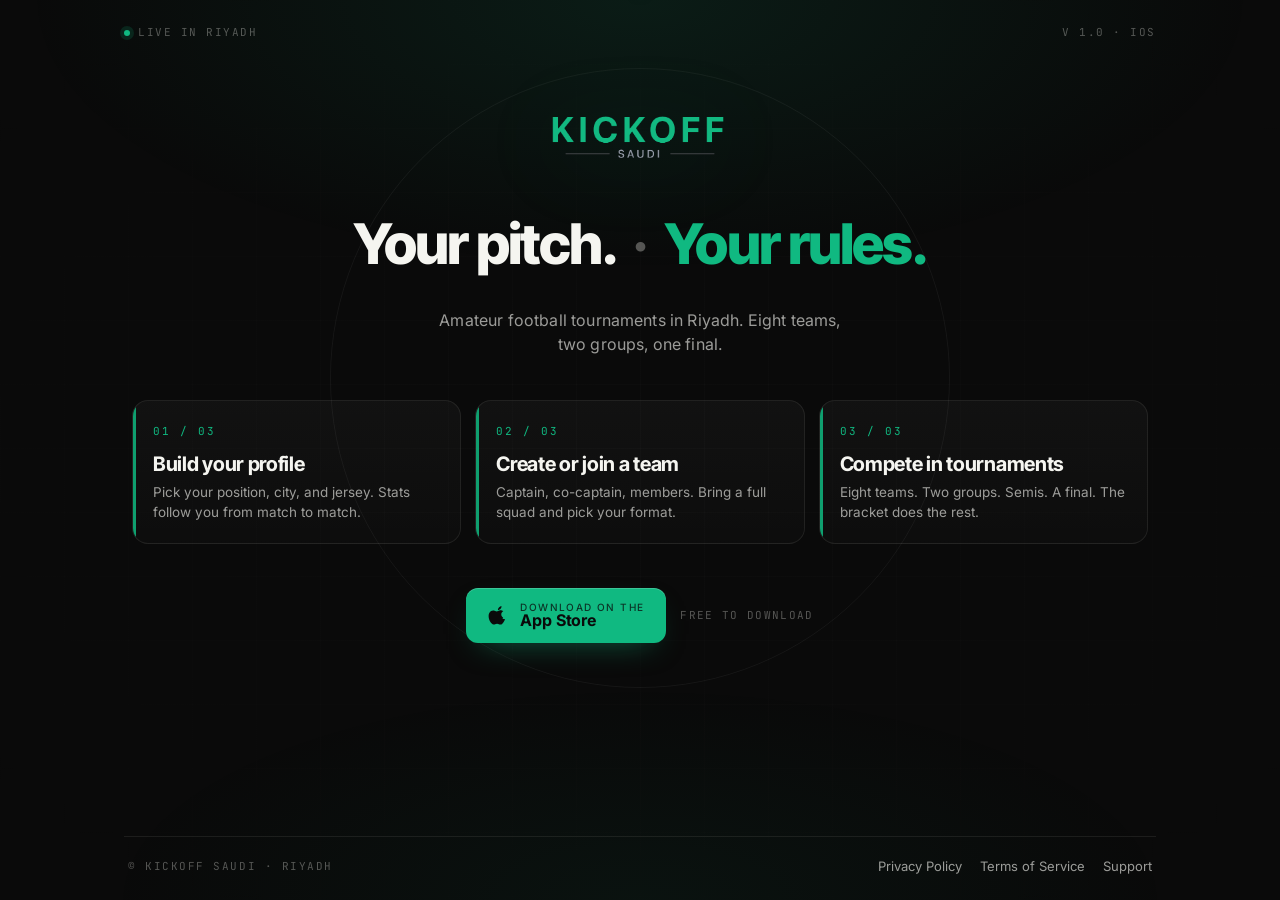
<file: index.html>
<!doctype html>
<html lang="en" dir="ltr">
<head>
  <meta charset="utf-8"/>
  <meta name="viewport" content="width=device-width,initial-scale=1"/>
  <title>Kickoff — Amateur football tournaments in Riyadh</title>
  <meta name="description" content="Kickoff: amateur football tournaments in Riyadh. Your pitch. Your rules."/>
  <meta name="robots" content="index,follow"/>
  <meta name="theme-color" content="#0a0a0a"/>
  <meta property="og:title" content="Kickoff"/>
  <meta property="og:description" content="Amateur football tournaments in Riyadh."/>
  <meta property="og:type" content="website"/>
  <meta property="og:url" content="https://kickoffsa.com/"/>

  <link rel="preconnect" href="https://fonts.googleapis.com">
  <link rel="preconnect" href="https://fonts.gstatic.com" crossorigin>
  <link href="https://fonts.googleapis.com/css2?family=Inter:wght@400;500;600;700&family=Inter+Tight:wght@600;700;800;900&family=JetBrains+Mono:wght@400;500;600&display=swap" rel="stylesheet">

  <style>
    :root{
      --bg:#0a0a0a;
      --bg-2:#0f0f0f;
      --text:#f5f5f0;
      --text-dim:rgba(245,245,240,0.62);
      --text-faint:rgba(245,245,240,0.32);
      --green:#10b981;
      --green-bright:#34d399;
      --green-dim:rgba(16,185,129,0.14);
      --border:rgba(245,245,240,0.08);
      --border-2:rgba(245,245,240,0.14);
    }
    *,*::before,*::after{box-sizing:border-box}
    html,body{margin:0;padding:0}
    body{
      background:var(--bg);
      color:var(--text);
      font-family:'Inter',-apple-system,BlinkMacSystemFont,system-ui,sans-serif;
      font-size:16px;
      line-height:1.5;
      -webkit-font-smoothing:antialiased;
      -moz-osx-font-smoothing:grayscale;
      min-height:100vh; min-height:100dvh;
      overflow-x:hidden;
    }

    /* Pitch backdrop */
    .pitch{
      position:fixed; inset:0; z-index:0; pointer-events:none;
      background:
        radial-gradient(ellipse 80vw 50vh at 50% 0%, rgba(16,185,129,0.10), transparent 60%),
        radial-gradient(ellipse 70vw 40vh at 50% 100%, rgba(16,185,129,0.05), transparent 60%);
    }
    .pitch::before{
      content:''; position:absolute; inset:0;
      background-image:
        linear-gradient(90deg, rgba(245,245,240,0.018) 1px, transparent 1px),
        linear-gradient(rgba(245,245,240,0.018) 1px, transparent 1px);
      background-size:64px 64px;
      mask-image: radial-gradient(ellipse 90% 80% at 50% 50%, black, transparent 80%);
      -webkit-mask-image: radial-gradient(ellipse 90% 80% at 50% 50%, black, transparent 80%);
    }
    /* Centre circle echo, far behind everything */
    .pitch::after{
      content:''; position:absolute; left:50%; top:42%;
      width:min(620px, 80vw); aspect-ratio:1/1; transform:translate(-50%,-50%);
      border:1px solid rgba(245,245,240,0.05);
      border-radius:50%;
    }

    .page{
      position:relative; z-index:1;
      min-height:100vh; min-height:100dvh;
      display:grid;
      grid-template-rows:auto 1fr auto;
      padding:24px;
      gap:24px;
      max-width:1080px;
      margin:0 auto;
    }

    /* Top bar: tiny location badge */
    .topbar{
      display:flex; justify-content:space-between; align-items:center;
      font-family:'JetBrains Mono', ui-monospace, Menlo, monospace;
      font-size:11px; letter-spacing:0.14em; text-transform:uppercase;
      color:var(--text-faint);
    }
    .topbar .dot{
      display:inline-block; width:6px; height:6px; border-radius:50%;
      background:var(--green); margin-right:8px; vertical-align:middle;
      box-shadow:0 0 0 4px rgba(16,185,129,0.15);
      animation:pulse 2.4s ease-in-out infinite;
    }
    @keyframes pulse{ 0%,100%{box-shadow:0 0 0 4px rgba(16,185,129,0.18)} 50%{box-shadow:0 0 0 8px rgba(16,185,129,0)} }

    /* Hero */
    .stage{
      display:flex; flex-direction:column; align-items:center;
      justify-content:flex-start;
      text-align:center;
      gap:36px;
      padding:32px 8px 24px;
    }

    .logo{
      width:min(440px, 70vw);
      height:auto;
      display:block;
      filter: drop-shadow(0 12px 40px rgba(16,185,129,0.18));
    }

    .moto{
      font-family:'Inter Tight','Inter',sans-serif;
      font-weight:800;
      font-size:clamp(28px, 5.4vw, 56px);
      letter-spacing:-0.035em;
      line-height:1.0;
      margin:0;
      max-width:18ch;
    }
    .moto .a{ color:var(--text); }
    .moto .b{ color:var(--text); }
    .moto .accent{ color:var(--green); }
    .moto .dot-sep{ color:var(--text-faint); margin:0 .15em; font-weight:700; }

    .sub{
      margin:0;
      font-size:clamp(14px, 1.8vw, 16px);
      color:var(--text-dim);
      letter-spacing:0.01em;
      max-width:42ch;
    }

    /* Steps — horizontal rail with vertical bars */
    .steps{
      list-style:none; padding:0; margin:8px 0 0;
      width:100%;
      display:grid;
      grid-template-columns:repeat(3, 1fr);
      gap:14px;
      counter-reset:step;
    }
    .step{
      position:relative;
      padding:22px 20px 20px;
      background:linear-gradient(180deg, rgba(245,245,240,0.035), rgba(245,245,240,0.015));
      border:1px solid var(--border);
      border-radius:16px;
      text-align:left;
      overflow:hidden;
      counter-increment:step;
      transition:border-color .2s ease, transform .2s ease;
    }
    .step::before{
      content:''; position:absolute; left:0; top:0; bottom:0; width:3px;
      background:var(--green);
      opacity:0.85;
    }
    .step:hover{ border-color:var(--border-2); transform:translateY(-2px); }
    .step-num{
      font-family:'JetBrains Mono', ui-monospace, Menlo, monospace;
      font-size:11px; letter-spacing:0.18em; text-transform:uppercase;
      color:var(--green);
      margin:0 0 14px;
    }
    .step-num::before{ content:'0' counter(step) ' / 03'; }
    .step-label{
      font-family:'Inter Tight','Inter',sans-serif;
      font-size:clamp(17px, 2.1vw, 20px);
      font-weight:700;
      letter-spacing:-0.015em;
      line-height:1.15;
      margin:0 0 6px;
      color:var(--text);
    }
    .step-desc{
      margin:0;
      font-size:13.5px;
      color:var(--text-dim);
      line-height:1.5;
    }

    /* CTA */
    .cta-row{
      display:flex; flex-wrap:wrap; align-items:center; justify-content:center;
      gap:14px;
      margin-top:8px;
    }
    .cta{
      display:inline-flex; align-items:center; gap:12px;
      padding:14px 22px;
      background:var(--green);
      color:#0a0a0a;
      font-family:'Inter',sans-serif;
      font-weight:600;
      font-size:15px;
      border-radius:12px;
      text-decoration:none;
      transition:transform .15s ease, background .15s ease;
      box-shadow:0 1px 0 rgba(255,255,255,0.18) inset, 0 12px 32px -16px rgba(16,185,129,0.6);
    }
    .cta:hover{ background:var(--green-bright); transform:translateY(-1px); }
    .cta .apple{ width:20px; height:20px; flex:none; }
    .cta .stack{ display:flex; flex-direction:column; align-items:flex-start; line-height:1.05; }
    .cta .stack .small{ font-size:10px; font-weight:500; letter-spacing:0.14em; text-transform:uppercase; opacity:0.75; }
    .cta .stack .big{ font-size:16px; font-weight:700; letter-spacing:-0.01em; }

    .cta-note{
      font-family:'JetBrains Mono', ui-monospace, Menlo, monospace;
      font-size:11px; letter-spacing:0.12em; text-transform:uppercase;
      color:var(--text-faint);
    }

    /* Footer */
    footer.site-footer{
      display:flex; justify-content:space-between; align-items:center;
      flex-wrap:wrap; gap:12px 24px;
      padding:8px 4px 0;
      border-top:1px solid var(--border);
      padding-top:20px;
      font-size:13px;
      color:var(--text-faint);
    }
    .foot-links{ display:flex; gap:18px; flex-wrap:wrap; }
    .foot-links a{
      color:var(--text-dim);
      text-decoration:none;
      transition:color .15s ease;
    }
    .foot-links a:hover{ color:var(--text); }
    .foot-mark{
      font-family:'JetBrains Mono', ui-monospace, Menlo, monospace;
      font-size:11px; letter-spacing:0.14em; text-transform:uppercase;
    }

    @media (max-width:720px){
      .steps{ grid-template-columns:1fr; }
      .stage{ gap:28px; padding-top:16px; }
      .topbar .right{ display:none; }
      footer.site-footer{ flex-direction:column; align-items:flex-start; }
    }
    @media (max-width:480px){
      .page{ padding:18px; gap:18px; }
      .step{ padding:18px 16px; }
    }

    @media (prefers-reduced-motion:reduce){
      .topbar .dot{ animation:none; }
      .step{ transition:none; }
      .cta{ transition:none; }
    }
  </style>
</head>
<body>
  <div class="pitch" aria-hidden="true"></div>

  <div class="page">
    <header class="topbar">
      <span><span class="dot" aria-hidden="true"></span>Live in Riyadh</span>
      <span class="right">v 1.0 · iOS</span>
    </header>

    <main class="stage">
      <img src="[data-uri]" alt="Kickoff Saudi" class="logo"/>

      <h1 class="moto">
        <span class="a">Your pitch.</span>
        <span class="dot-sep">·</span>
        <span class="accent">Your rules.</span>
      </h1>

      <p class="sub">Amateur football tournaments in Riyadh. Eight teams, two groups, one final.</p>

      <ol class="steps" aria-label="How Kickoff works">
        <li class="step">
          <p class="step-num"></p>
          <p class="step-label">Build your profile</p>
          <p class="step-desc">Pick your position, city, and jersey. Stats follow you from match to match.</p>
        </li>
        <li class="step">
          <p class="step-num"></p>
          <p class="step-label">Create or join a team</p>
          <p class="step-desc">Captain, co-captain, members. Bring a full squad and pick your format.</p>
        </li>
        <li class="step">
          <p class="step-num"></p>
          <p class="step-label">Compete in tournaments</p>
          <p class="step-desc">Eight teams. Two groups. Semis. A final. The bracket does the rest.</p>
        </li>
      </ol>

      <div class="cta-row">
        <a href="#" class="cta" aria-label="Download Kickoff on the App Store">
          <!-- Placeholder Apple glyph. TODO: replace with the official App Store badge SVG and real App Store URL. -->
          <svg class="apple" viewBox="0 0 24 24" fill="currentColor" aria-hidden="true">
            <path d="M16.365 1.43c0 1.14-.46 2.23-1.21 3.04-.81.87-2.13 1.55-3.21 1.46-.13-1.12.42-2.27 1.16-3.05.83-.87 2.27-1.52 3.26-1.45zM20.5 17.06c-.55 1.27-.81 1.84-1.52 2.96-.99 1.55-2.39 3.49-4.12 3.5-1.54.02-1.93-1-4.02-.99-2.09.01-2.52 1.01-4.06.99-1.74-.02-3.06-1.77-4.05-3.32C.06 15.81-.21 9.51 3.65 7.18c1.34-.81 2.84-.93 4.21-.41 1.18.45 1.97.93 2.86.93.86 0 1.61-.5 2.95-.99 1.59-.59 3.21-.39 4.66.69-1.42.78-2.31 2.05-2.4 3.69-.06 1.07.32 2.11 1.04 2.86.32.34.71.62 1.18.83-.27.74-.55 1.45-.65 1.71z"/>
          </svg>
          <span class="stack">
            <span class="small">Download on the</span>
            <span class="big">App Store</span>
          </span>
        </a>
        <span class="cta-note">Free to download</span>
      </div>
    </main>

    <footer class="site-footer">
      <span class="foot-mark">© Kickoff Saudi · Riyadh</span>
      <div class="foot-links">
        <a href="/privacy">Privacy Policy</a>
        <a href="/terms">Terms of Service</a>
        <a href="mailto:support@kickoffsa.com">Support</a>
      </div>
    </footer>
  </div>
</body>
</html>
</file>
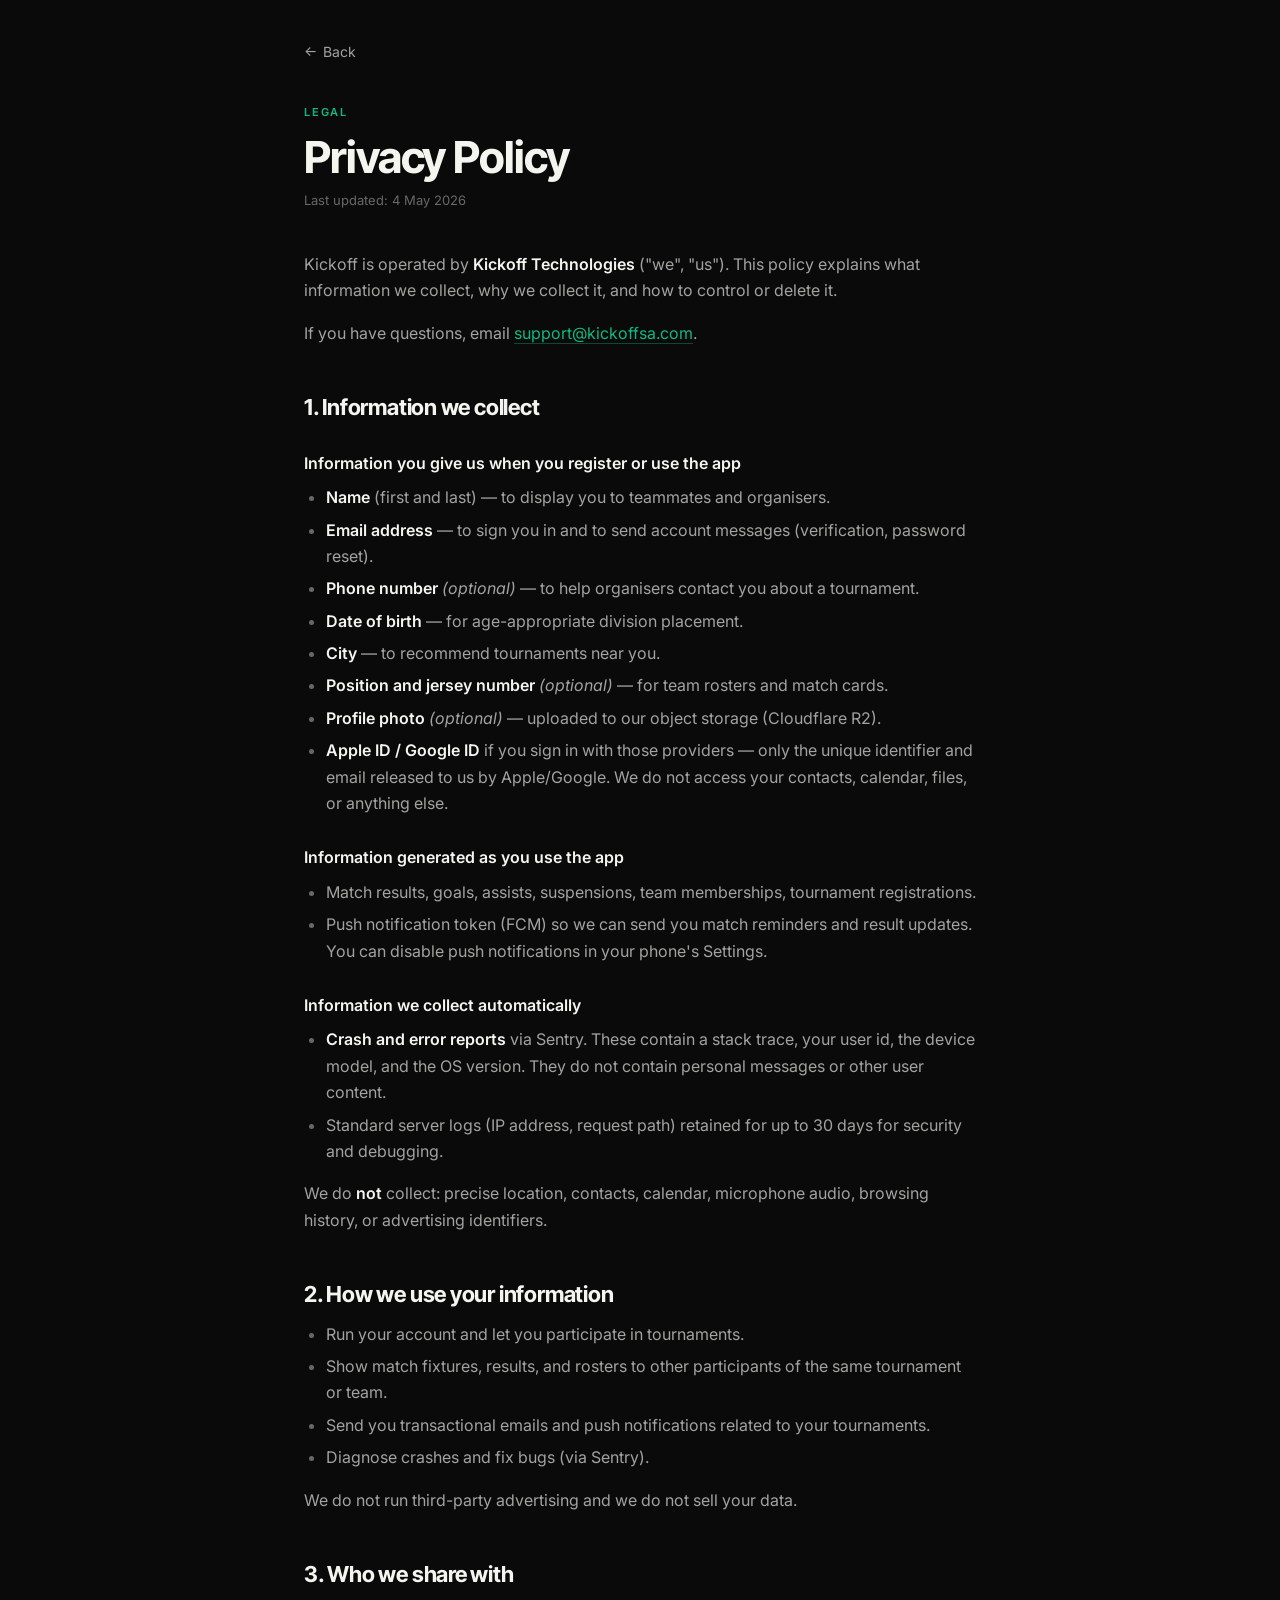
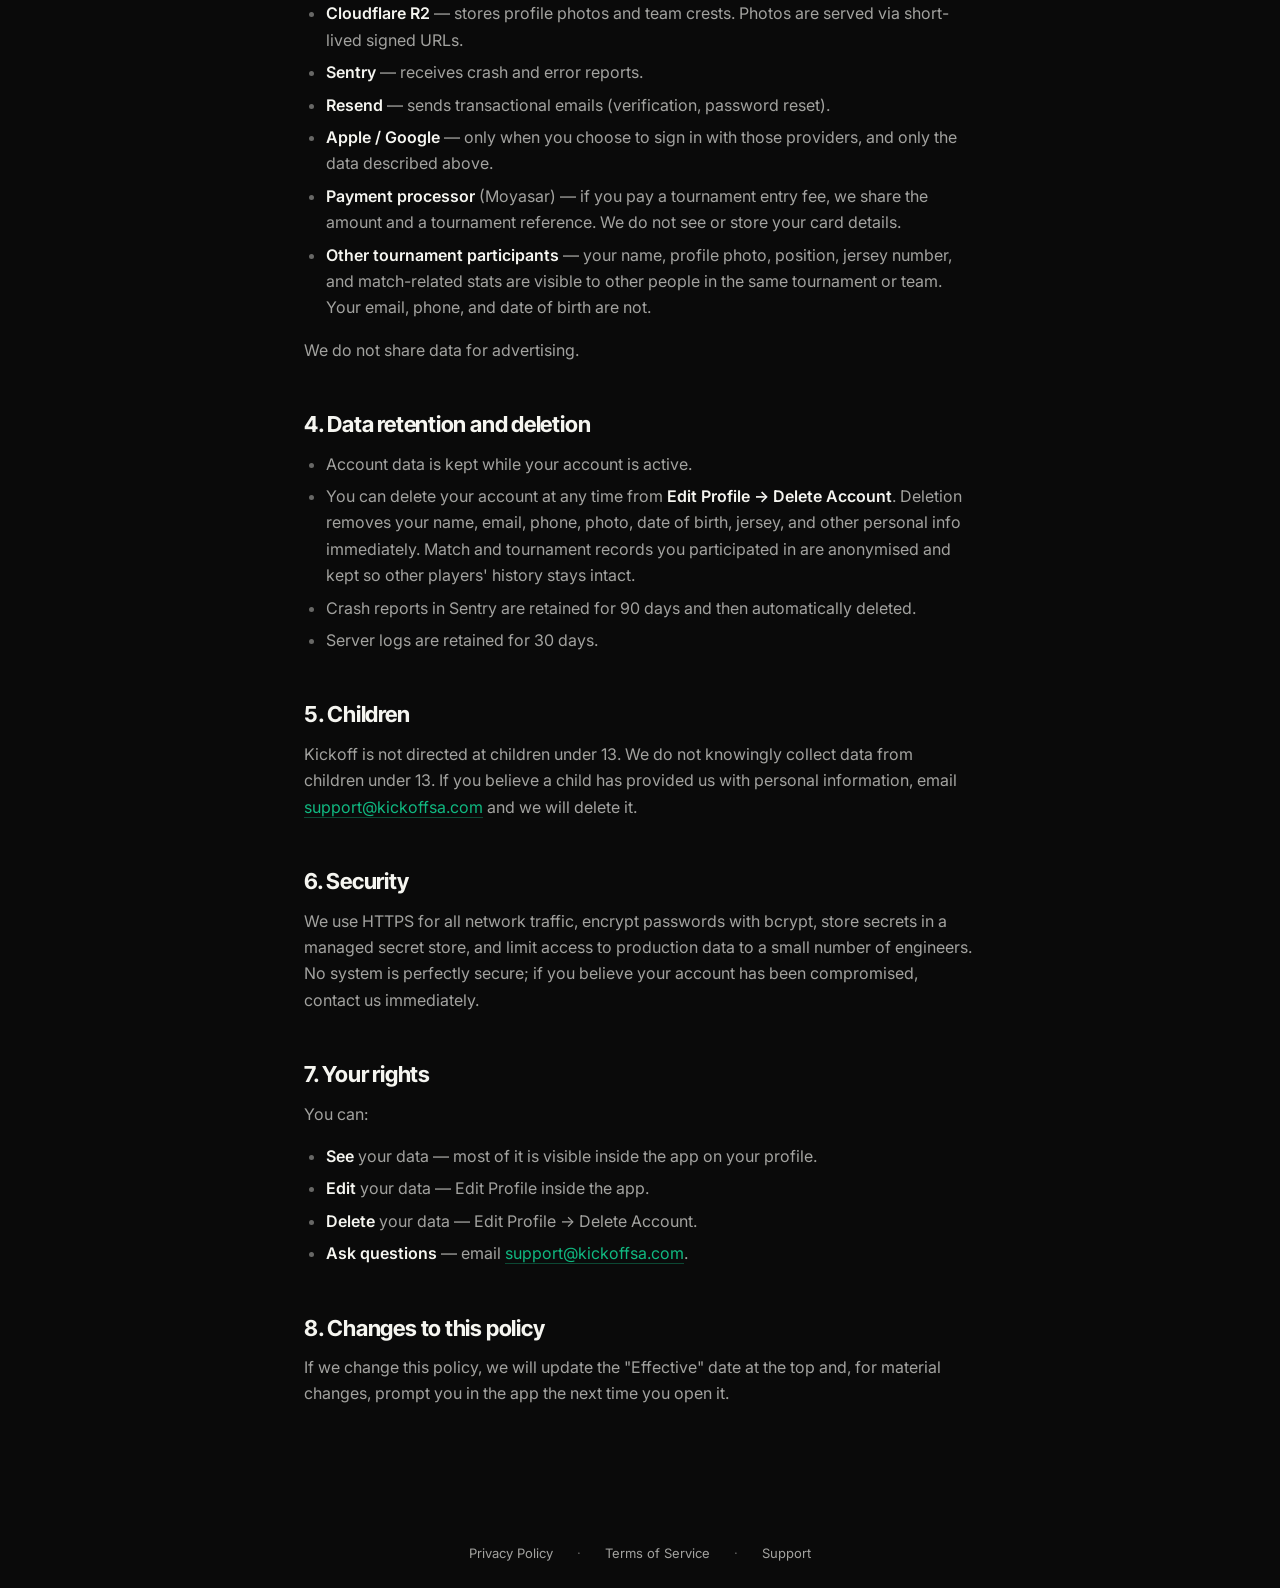
<file: privacy/index.html>
<!doctype html>
<html lang="en" dir="ltr">
<head>
  <meta charset="utf-8"/>
  <meta name="viewport" content="width=device-width,initial-scale=1"/>
  <title>Privacy Policy — Kickoff</title>
  <meta name="description" content="Privacy Policy for Kickoff — amateur football tournaments in Riyadh."/>
  <meta name="robots" content="index,follow"/>
  <meta name="theme-color" content="#0a0a0a"/>
  <link rel="preconnect" href="https://fonts.googleapis.com">
  <link rel="preconnect" href="https://fonts.gstatic.com" crossorigin>
  <link href="https://fonts.googleapis.com/css2?family=Inter:wght@400;500;600&family=Inter+Tight:wght@600;700;800&display=swap" rel="stylesheet">
  <link rel="stylesheet" href="../_legal.css">
</head>
<body>
  <div class="wrap">
    <a class="back" href="/"><span class="arrow">←</span> Back</a>

    <article>
      <p class="eyebrow">Legal</p>
      <h1>Privacy Policy</h1>
      <p class="updated">Last updated: 4 May 2026</p>

      <p>Kickoff is operated by <strong>Kickoff Technologies</strong> ("we", "us"). This policy explains what information we collect, why we collect it, and how to control or delete it.</p>

      <p>If you have questions, email <a href="mailto:support@kickoffsa.com">support@kickoffsa.com</a>.</p>

      <h2>1. Information we collect</h2>

      <h3>Information you give us when you register or use the app</h3>
      <ul>
        <li><strong>Name</strong> (first and last) — to display you to teammates and organisers.</li>
        <li><strong>Email address</strong> — to sign you in and to send account messages (verification, password reset).</li>
        <li><strong>Phone number</strong> <em>(optional)</em> — to help organisers contact you about a tournament.</li>
        <li><strong>Date of birth</strong> — for age-appropriate division placement.</li>
        <li><strong>City</strong> — to recommend tournaments near you.</li>
        <li><strong>Position and jersey number</strong> <em>(optional)</em> — for team rosters and match cards.</li>
        <li><strong>Profile photo</strong> <em>(optional)</em> — uploaded to our object storage (Cloudflare R2).</li>
        <li><strong>Apple ID / Google ID</strong> if you sign in with those providers — only the unique identifier and email released to us by Apple/Google. We do not access your contacts, calendar, files, or anything else.</li>
      </ul>

      <h3>Information generated as you use the app</h3>
      <ul>
        <li>Match results, goals, assists, suspensions, team memberships, tournament registrations.</li>
        <li>Push notification token (FCM) so we can send you match reminders and result updates. You can disable push notifications in your phone's Settings.</li>
      </ul>

      <h3>Information we collect automatically</h3>
      <ul>
        <li><strong>Crash and error reports</strong> via Sentry. These contain a stack trace, your user id, the device model, and the OS version. They do not contain personal messages or other user content.</li>
        <li>Standard server logs (IP address, request path) retained for up to 30 days for security and debugging.</li>
      </ul>

      <p>We do <strong>not</strong> collect: precise location, contacts, calendar, microphone audio, browsing history, or advertising identifiers.</p>

      <h2>2. How we use your information</h2>
      <ul>
        <li>Run your account and let you participate in tournaments.</li>
        <li>Show match fixtures, results, and rosters to other participants of the same tournament or team.</li>
        <li>Send you transactional emails and push notifications related to your tournaments.</li>
        <li>Diagnose crashes and fix bugs (via Sentry).</li>
      </ul>

      <p>We do not run third-party advertising and we do not sell your data.</p>

      <h2>3. Who we share with</h2>
      <ul>
        <li><strong>Cloudflare R2</strong> — stores profile photos and team crests. Photos are served via short-lived signed URLs.</li>
        <li><strong>Sentry</strong> — receives crash and error reports.</li>
        <li><strong>Resend</strong> — sends transactional emails (verification, password reset).</li>
        <li><strong>Apple / Google</strong> — only when you choose to sign in with those providers, and only the data described above.</li>
        <li><strong>Payment processor</strong> (Moyasar) — if you pay a tournament entry fee, we share the amount and a tournament reference. We do not see or store your card details.</li>
        <li><strong>Other tournament participants</strong> — your name, profile photo, position, jersey number, and match-related stats are visible to other people in the same tournament or team. Your email, phone, and date of birth are not.</li>
      </ul>

      <p>We do not share data for advertising.</p>

      <h2>4. Data retention and deletion</h2>
      <ul>
        <li>Account data is kept while your account is active.</li>
        <li>You can delete your account at any time from <strong>Edit Profile → Delete Account</strong>. Deletion removes your name, email, phone, photo, date of birth, jersey, and other personal info immediately. Match and tournament records you participated in are anonymised and kept so other players' history stays intact.</li>
        <li>Crash reports in Sentry are retained for 90 days and then automatically deleted.</li>
        <li>Server logs are retained for 30 days.</li>
      </ul>

      <h2>5. Children</h2>
      <p>Kickoff is not directed at children under 13. We do not knowingly collect data from children under 13. If you believe a child has provided us with personal information, email <a href="mailto:support@kickoffsa.com">support@kickoffsa.com</a> and we will delete it.</p>

      <h2>6. Security</h2>
      <p>We use HTTPS for all network traffic, encrypt passwords with bcrypt, store secrets in a managed secret store, and limit access to production data to a small number of engineers. No system is perfectly secure; if you believe your account has been compromised, contact us immediately.</p>

      <h2>7. Your rights</h2>
      <p>You can:</p>
      <ul>
        <li><strong>See</strong> your data — most of it is visible inside the app on your profile.</li>
        <li><strong>Edit</strong> your data — Edit Profile inside the app.</li>
        <li><strong>Delete</strong> your data — Edit Profile → Delete Account.</li>
        <li><strong>Ask questions</strong> — email <a href="mailto:support@kickoffsa.com">support@kickoffsa.com</a>.</li>
      </ul>

      <h2>8. Changes to this policy</h2>
      <p>If we change this policy, we will update the "Effective" date at the top and, for material changes, prompt you in the app the next time you open it.</p>
    </article>
  </div>

  <footer class="site-footer">
    <a href="/privacy">Privacy Policy</a>
    <span class="sep" aria-hidden="true">·</span>
    <a href="/terms">Terms of Service</a>
    <span class="sep" aria-hidden="true">·</span>
    <a href="mailto:support@kickoffsa.com">Support</a>
  </footer>
</body>
</html>
</file>
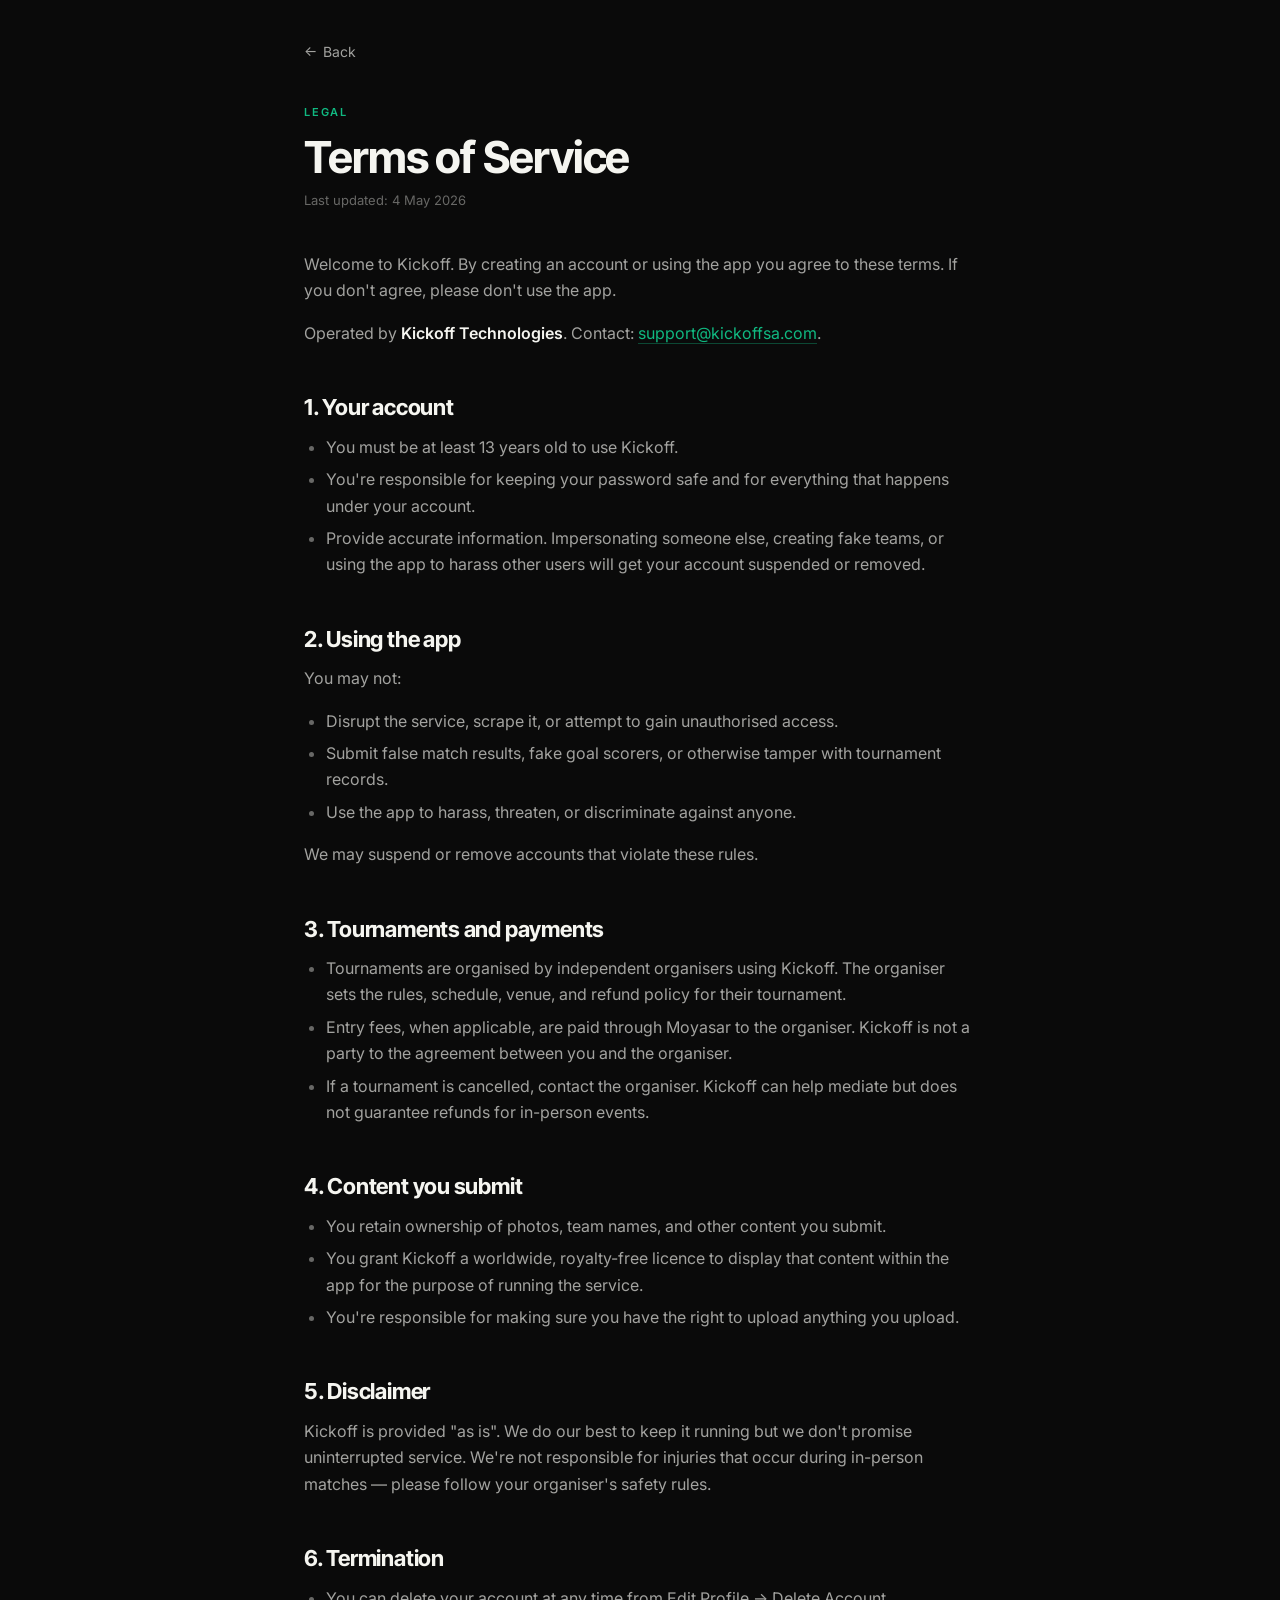
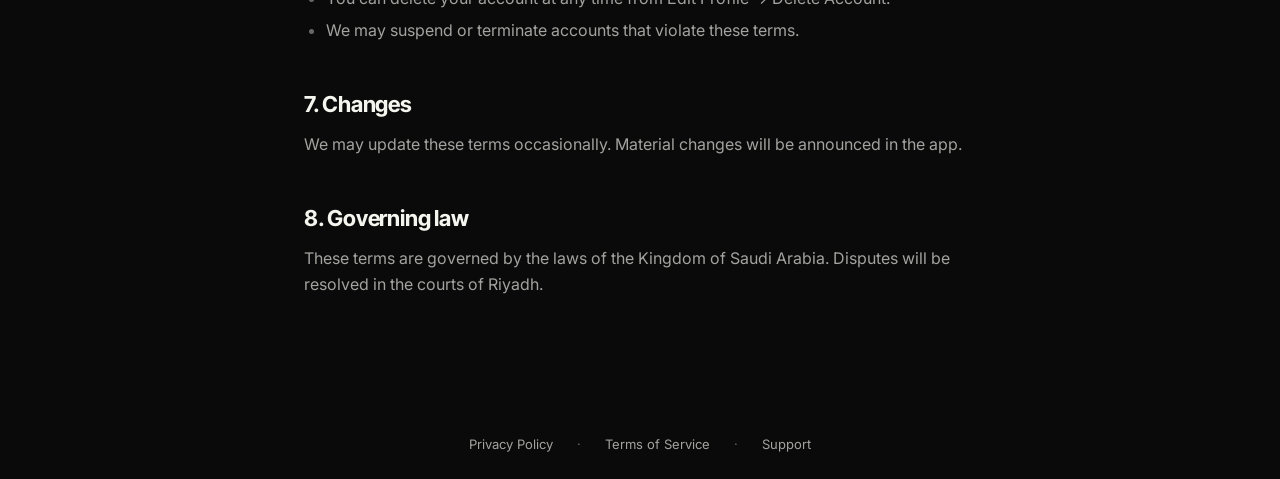
<file: terms/index.html>
<!doctype html>
<html lang="en" dir="ltr">
<head>
  <meta charset="utf-8"/>
  <meta name="viewport" content="width=device-width,initial-scale=1"/>
  <title>Terms of Service — Kickoff</title>
  <meta name="description" content="Terms of Service for Kickoff — amateur football tournaments in Riyadh."/>
  <meta name="robots" content="index,follow"/>
  <meta name="theme-color" content="#0a0a0a"/>
  <link rel="preconnect" href="https://fonts.googleapis.com">
  <link rel="preconnect" href="https://fonts.gstatic.com" crossorigin>
  <link href="https://fonts.googleapis.com/css2?family=Inter:wght@400;500;600&family=Inter+Tight:wght@600;700;800&display=swap" rel="stylesheet">
  <link rel="stylesheet" href="../_legal.css">
</head>
<body>
  <div class="wrap">
    <a class="back" href="/"><span class="arrow">←</span> Back</a>

    <article>
      <p class="eyebrow">Legal</p>
      <h1>Terms of Service</h1>
      <p class="updated">Last updated: 4 May 2026</p>

      <p>Welcome to Kickoff. By creating an account or using the app you agree to these terms. If you don't agree, please don't use the app.</p>

      <p>Operated by <strong>Kickoff Technologies</strong>. Contact: <a href="mailto:support@kickoffsa.com">support@kickoffsa.com</a>.</p>

      <h2>1. Your account</h2>
      <ul>
        <li>You must be at least 13 years old to use Kickoff.</li>
        <li>You're responsible for keeping your password safe and for everything that happens under your account.</li>
        <li>Provide accurate information. Impersonating someone else, creating fake teams, or using the app to harass other users will get your account suspended or removed.</li>
      </ul>

      <h2>2. Using the app</h2>
      <p>You may not:</p>
      <ul>
        <li>Disrupt the service, scrape it, or attempt to gain unauthorised access.</li>
        <li>Submit false match results, fake goal scorers, or otherwise tamper with tournament records.</li>
        <li>Use the app to harass, threaten, or discriminate against anyone.</li>
      </ul>

      <p>We may suspend or remove accounts that violate these rules.</p>

      <h2>3. Tournaments and payments</h2>
      <ul>
        <li>Tournaments are organised by independent organisers using Kickoff. The organiser sets the rules, schedule, venue, and refund policy for their tournament.</li>
        <li>Entry fees, when applicable, are paid through Moyasar to the organiser. Kickoff is not a party to the agreement between you and the organiser.</li>
        <li>If a tournament is cancelled, contact the organiser. Kickoff can help mediate but does not guarantee refunds for in-person events.</li>
      </ul>

      <h2>4. Content you submit</h2>
      <ul>
        <li>You retain ownership of photos, team names, and other content you submit.</li>
        <li>You grant Kickoff a worldwide, royalty-free licence to display that content within the app for the purpose of running the service.</li>
        <li>You're responsible for making sure you have the right to upload anything you upload.</li>
      </ul>

      <h2>5. Disclaimer</h2>
      <p>Kickoff is provided "as is". We do our best to keep it running but we don't promise uninterrupted service. We're not responsible for injuries that occur during in-person matches — please follow your organiser's safety rules.</p>

      <h2>6. Termination</h2>
      <ul>
        <li>You can delete your account at any time from Edit Profile → Delete Account.</li>
        <li>We may suspend or terminate accounts that violate these terms.</li>
      </ul>

      <h2>7. Changes</h2>
      <p>We may update these terms occasionally. Material changes will be announced in the app.</p>

      <h2>8. Governing law</h2>
      <p>These terms are governed by the laws of the Kingdom of Saudi Arabia. Disputes will be resolved in the courts of Riyadh.</p>
    </article>
  </div>

  <footer class="site-footer">
    <a href="/privacy">Privacy Policy</a>
    <span class="sep" aria-hidden="true">·</span>
    <a href="/terms">Terms of Service</a>
    <span class="sep" aria-hidden="true">·</span>
    <a href="mailto:support@kickoffsa.com">Support</a>
  </footer>
</body>
</html>
</file>
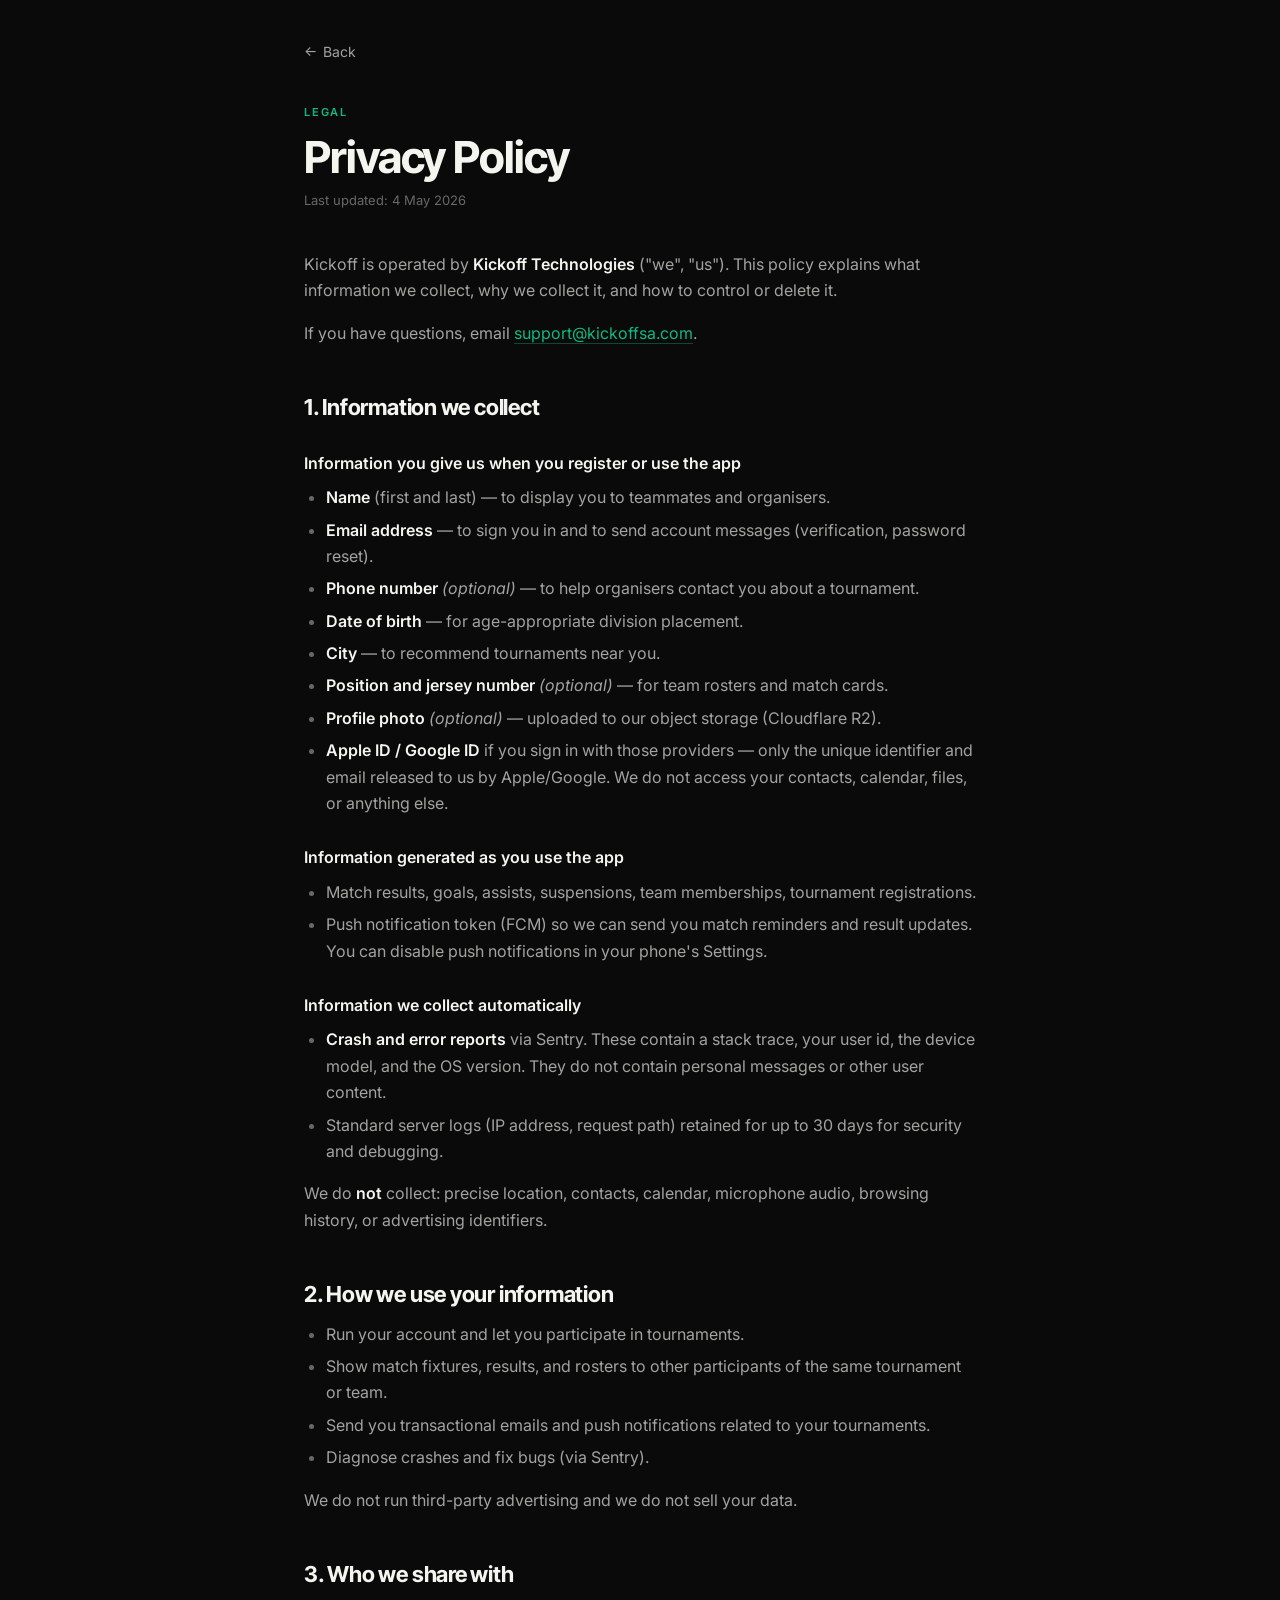
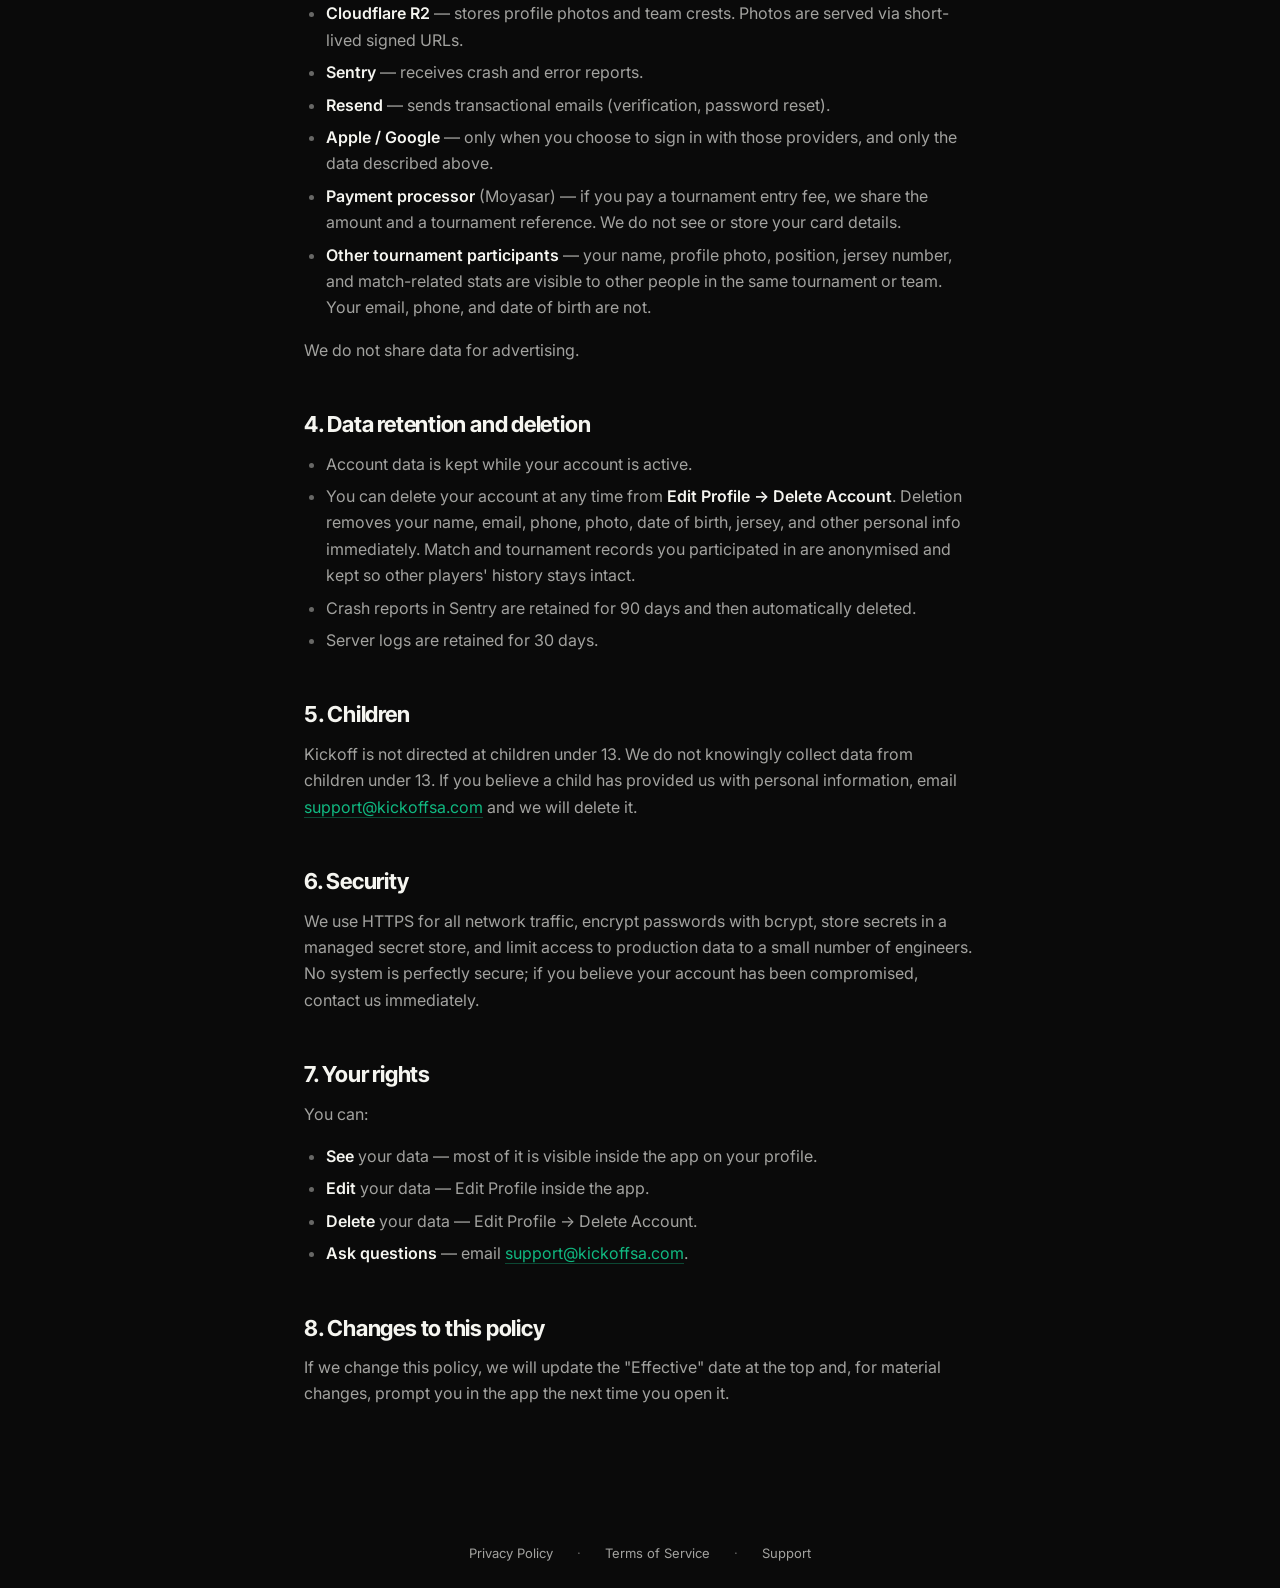
<file: privacy.html>
<!doctype html>
<html lang="en" dir="ltr">
<head>
  <meta charset="utf-8"/>
  <meta name="viewport" content="width=device-width,initial-scale=1"/>
  <title>Privacy Policy — Kickoff</title>
  <meta name="description" content="Privacy Policy for Kickoff — amateur football tournaments in Riyadh."/>
  <meta name="robots" content="index,follow"/>
  <meta name="theme-color" content="#0a0a0a"/>
  <link rel="preconnect" href="https://fonts.googleapis.com">
  <link rel="preconnect" href="https://fonts.gstatic.com" crossorigin>
  <link href="https://fonts.googleapis.com/css2?family=Inter:wght@400;500;600&family=Inter+Tight:wght@600;700;800&display=swap" rel="stylesheet">
  <link rel="stylesheet" href="_legal.css">
</head>
<body>
  <div class="wrap">
    <a class="back" href="/"><span class="arrow">←</span> Back</a>

    <article>
      <p class="eyebrow">Legal</p>
      <h1>Privacy Policy</h1>
      <p class="updated">Last updated: 4 May 2026</p>

      <p>Kickoff is operated by <strong>Kickoff Technologies</strong> ("we", "us"). This policy explains what information we collect, why we collect it, and how to control or delete it.</p>

      <p>If you have questions, email <a href="mailto:support@kickoffsa.com">support@kickoffsa.com</a>.</p>

      <h2>1. Information we collect</h2>

      <h3>Information you give us when you register or use the app</h3>
      <ul>
        <li><strong>Name</strong> (first and last) — to display you to teammates and organisers.</li>
        <li><strong>Email address</strong> — to sign you in and to send account messages (verification, password reset).</li>
        <li><strong>Phone number</strong> <em>(optional)</em> — to help organisers contact you about a tournament.</li>
        <li><strong>Date of birth</strong> — for age-appropriate division placement.</li>
        <li><strong>City</strong> — to recommend tournaments near you.</li>
        <li><strong>Position and jersey number</strong> <em>(optional)</em> — for team rosters and match cards.</li>
        <li><strong>Profile photo</strong> <em>(optional)</em> — uploaded to our object storage (Cloudflare R2).</li>
        <li><strong>Apple ID / Google ID</strong> if you sign in with those providers — only the unique identifier and email released to us by Apple/Google. We do not access your contacts, calendar, files, or anything else.</li>
      </ul>

      <h3>Information generated as you use the app</h3>
      <ul>
        <li>Match results, goals, assists, suspensions, team memberships, tournament registrations.</li>
        <li>Push notification token (FCM) so we can send you match reminders and result updates. You can disable push notifications in your phone's Settings.</li>
      </ul>

      <h3>Information we collect automatically</h3>
      <ul>
        <li><strong>Crash and error reports</strong> via Sentry. These contain a stack trace, your user id, the device model, and the OS version. They do not contain personal messages or other user content.</li>
        <li>Standard server logs (IP address, request path) retained for up to 30 days for security and debugging.</li>
      </ul>

      <p>We do <strong>not</strong> collect: precise location, contacts, calendar, microphone audio, browsing history, or advertising identifiers.</p>

      <h2>2. How we use your information</h2>
      <ul>
        <li>Run your account and let you participate in tournaments.</li>
        <li>Show match fixtures, results, and rosters to other participants of the same tournament or team.</li>
        <li>Send you transactional emails and push notifications related to your tournaments.</li>
        <li>Diagnose crashes and fix bugs (via Sentry).</li>
      </ul>

      <p>We do not run third-party advertising and we do not sell your data.</p>

      <h2>3. Who we share with</h2>
      <ul>
        <li><strong>Cloudflare R2</strong> — stores profile photos and team crests. Photos are served via short-lived signed URLs.</li>
        <li><strong>Sentry</strong> — receives crash and error reports.</li>
        <li><strong>Resend</strong> — sends transactional emails (verification, password reset).</li>
        <li><strong>Apple / Google</strong> — only when you choose to sign in with those providers, and only the data described above.</li>
        <li><strong>Payment processor</strong> (Moyasar) — if you pay a tournament entry fee, we share the amount and a tournament reference. We do not see or store your card details.</li>
        <li><strong>Other tournament participants</strong> — your name, profile photo, position, jersey number, and match-related stats are visible to other people in the same tournament or team. Your email, phone, and date of birth are not.</li>
      </ul>

      <p>We do not share data for advertising.</p>

      <h2>4. Data retention and deletion</h2>
      <ul>
        <li>Account data is kept while your account is active.</li>
        <li>You can delete your account at any time from <strong>Edit Profile → Delete Account</strong>. Deletion removes your name, email, phone, photo, date of birth, jersey, and other personal info immediately. Match and tournament records you participated in are anonymised and kept so other players' history stays intact.</li>
        <li>Crash reports in Sentry are retained for 90 days and then automatically deleted.</li>
        <li>Server logs are retained for 30 days.</li>
      </ul>

      <h2>5. Children</h2>
      <p>Kickoff is not directed at children under 13. We do not knowingly collect data from children under 13. If you believe a child has provided us with personal information, email <a href="mailto:support@kickoffsa.com">support@kickoffsa.com</a> and we will delete it.</p>

      <h2>6. Security</h2>
      <p>We use HTTPS for all network traffic, encrypt passwords with bcrypt, store secrets in a managed secret store, and limit access to production data to a small number of engineers. No system is perfectly secure; if you believe your account has been compromised, contact us immediately.</p>

      <h2>7. Your rights</h2>
      <p>You can:</p>
      <ul>
        <li><strong>See</strong> your data — most of it is visible inside the app on your profile.</li>
        <li><strong>Edit</strong> your data — Edit Profile inside the app.</li>
        <li><strong>Delete</strong> your data — Edit Profile → Delete Account.</li>
        <li><strong>Ask questions</strong> — email <a href="mailto:support@kickoffsa.com">support@kickoffsa.com</a>.</li>
      </ul>

      <h2>8. Changes to this policy</h2>
      <p>If we change this policy, we will update the "Effective" date at the top and, for material changes, prompt you in the app the next time you open it.</p>
    </article>
  </div>

  <footer class="site-footer">
    <a href="/privacy">Privacy Policy</a>
    <span class="sep" aria-hidden="true">·</span>
    <a href="/terms">Terms of Service</a>
    <span class="sep" aria-hidden="true">·</span>
    <a href="mailto:support@kickoffsa.com">Support</a>
  </footer>
</body>
</html>
</file>
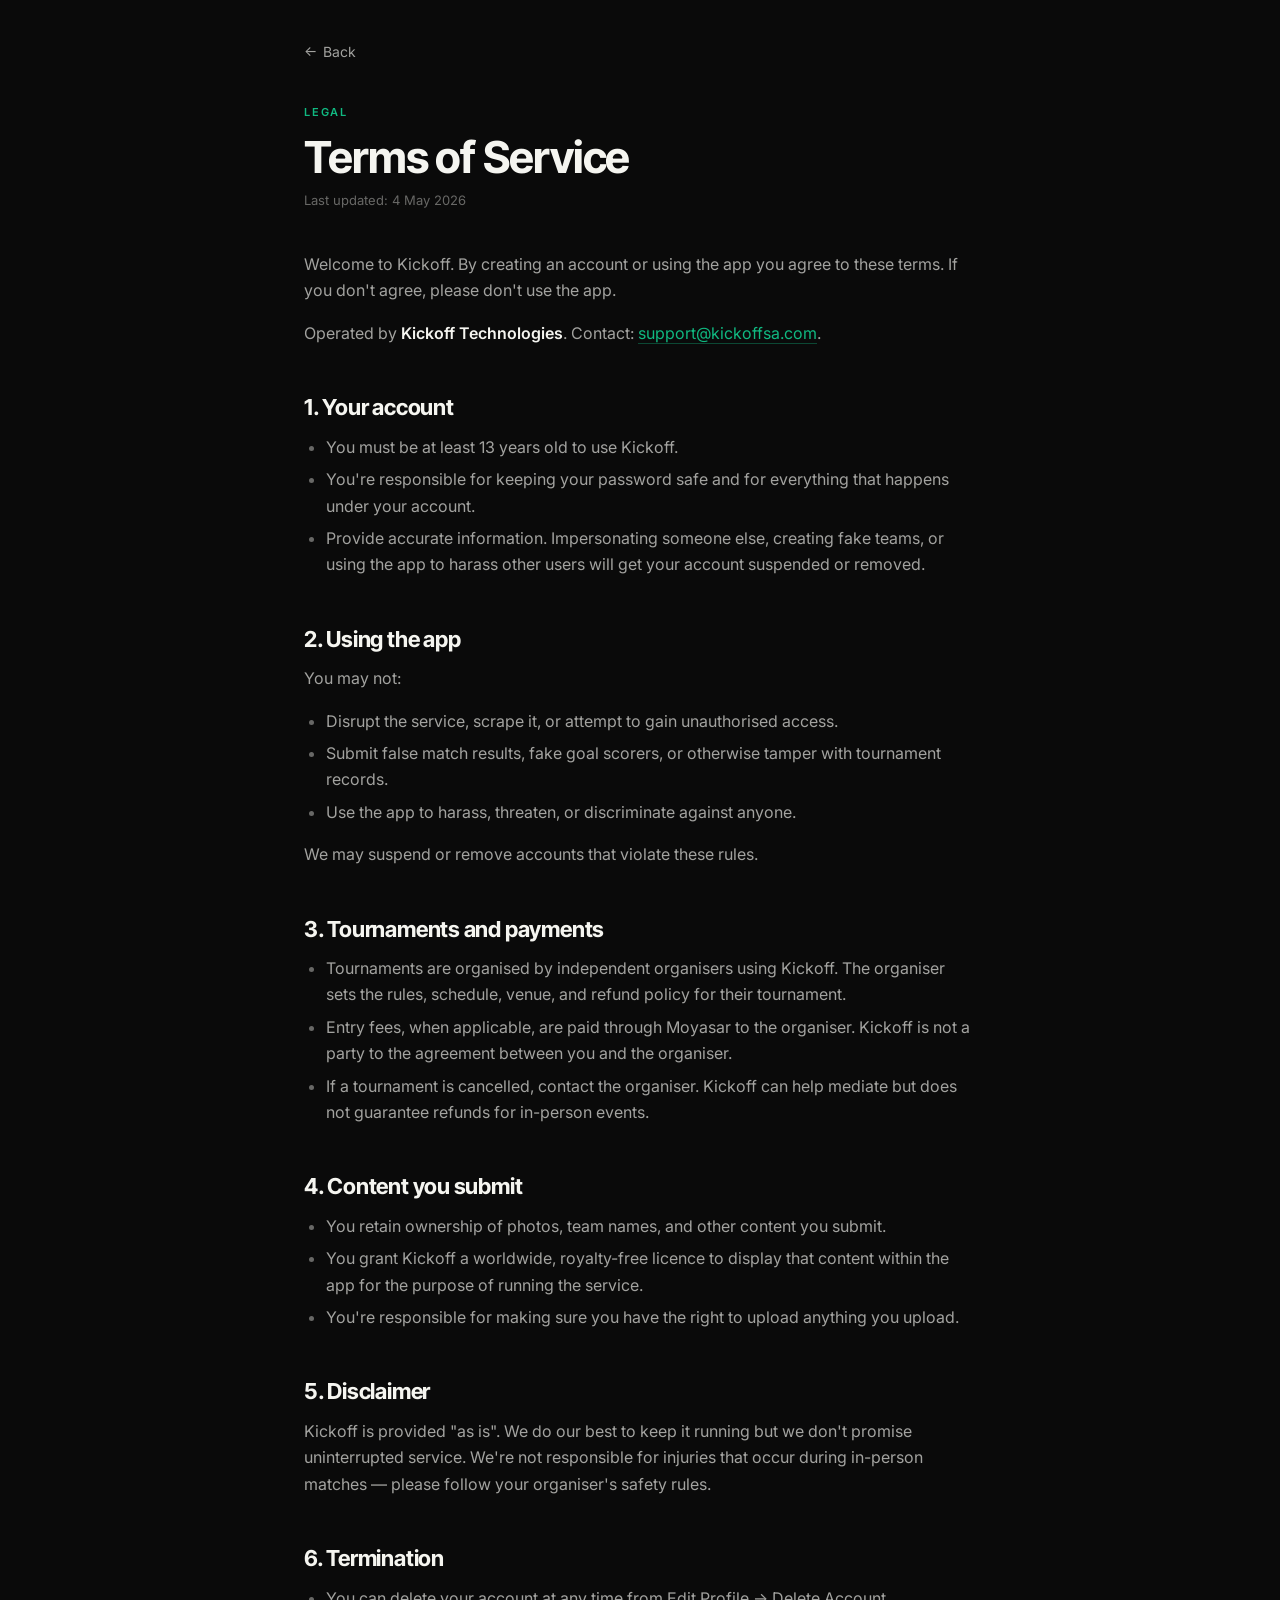
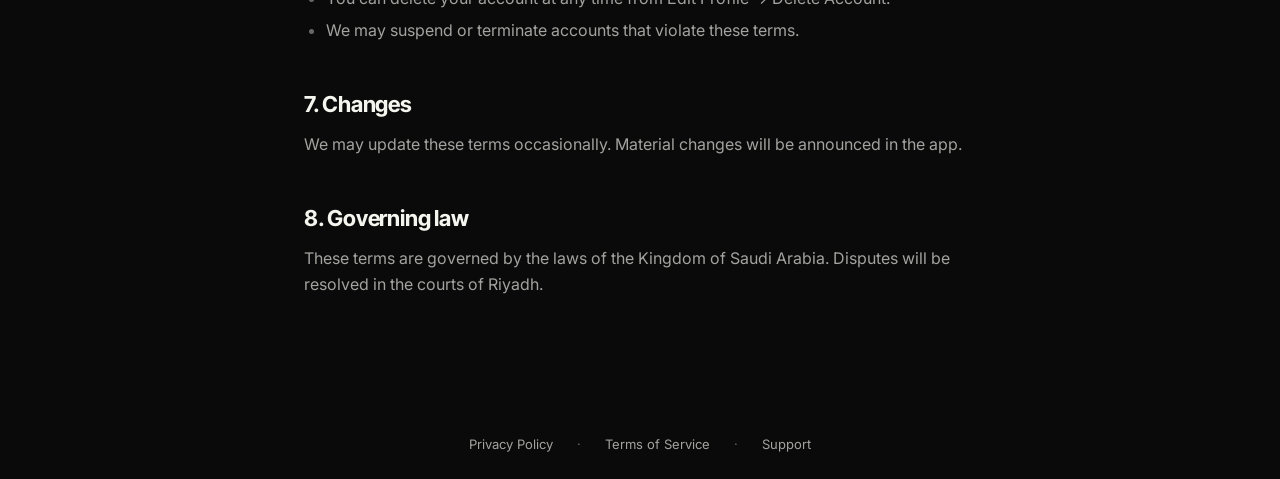
<file: terms.html>
<!doctype html>
<html lang="en" dir="ltr">
<head>
  <meta charset="utf-8"/>
  <meta name="viewport" content="width=device-width,initial-scale=1"/>
  <title>Terms of Service — Kickoff</title>
  <meta name="description" content="Terms of Service for Kickoff — amateur football tournaments in Riyadh."/>
  <meta name="robots" content="index,follow"/>
  <meta name="theme-color" content="#0a0a0a"/>
  <link rel="preconnect" href="https://fonts.googleapis.com">
  <link rel="preconnect" href="https://fonts.gstatic.com" crossorigin>
  <link href="https://fonts.googleapis.com/css2?family=Inter:wght@400;500;600&family=Inter+Tight:wght@600;700;800&display=swap" rel="stylesheet">
  <link rel="stylesheet" href="_legal.css">
</head>
<body>
  <div class="wrap">
    <a class="back" href="/"><span class="arrow">←</span> Back</a>

    <article>
      <p class="eyebrow">Legal</p>
      <h1>Terms of Service</h1>
      <p class="updated">Last updated: 4 May 2026</p>

      <p>Welcome to Kickoff. By creating an account or using the app you agree to these terms. If you don't agree, please don't use the app.</p>

      <p>Operated by <strong>Kickoff Technologies</strong>. Contact: <a href="mailto:support@kickoffsa.com">support@kickoffsa.com</a>.</p>

      <h2>1. Your account</h2>
      <ul>
        <li>You must be at least 13 years old to use Kickoff.</li>
        <li>You're responsible for keeping your password safe and for everything that happens under your account.</li>
        <li>Provide accurate information. Impersonating someone else, creating fake teams, or using the app to harass other users will get your account suspended or removed.</li>
      </ul>

      <h2>2. Using the app</h2>
      <p>You may not:</p>
      <ul>
        <li>Disrupt the service, scrape it, or attempt to gain unauthorised access.</li>
        <li>Submit false match results, fake goal scorers, or otherwise tamper with tournament records.</li>
        <li>Use the app to harass, threaten, or discriminate against anyone.</li>
      </ul>

      <p>We may suspend or remove accounts that violate these rules.</p>

      <h2>3. Tournaments and payments</h2>
      <ul>
        <li>Tournaments are organised by independent organisers using Kickoff. The organiser sets the rules, schedule, venue, and refund policy for their tournament.</li>
        <li>Entry fees, when applicable, are paid through Moyasar to the organiser. Kickoff is not a party to the agreement between you and the organiser.</li>
        <li>If a tournament is cancelled, contact the organiser. Kickoff can help mediate but does not guarantee refunds for in-person events.</li>
      </ul>

      <h2>4. Content you submit</h2>
      <ul>
        <li>You retain ownership of photos, team names, and other content you submit.</li>
        <li>You grant Kickoff a worldwide, royalty-free licence to display that content within the app for the purpose of running the service.</li>
        <li>You're responsible for making sure you have the right to upload anything you upload.</li>
      </ul>

      <h2>5. Disclaimer</h2>
      <p>Kickoff is provided "as is". We do our best to keep it running but we don't promise uninterrupted service. We're not responsible for injuries that occur during in-person matches — please follow your organiser's safety rules.</p>

      <h2>6. Termination</h2>
      <ul>
        <li>You can delete your account at any time from Edit Profile → Delete Account.</li>
        <li>We may suspend or terminate accounts that violate these terms.</li>
      </ul>

      <h2>7. Changes</h2>
      <p>We may update these terms occasionally. Material changes will be announced in the app.</p>

      <h2>8. Governing law</h2>
      <p>These terms are governed by the laws of the Kingdom of Saudi Arabia. Disputes will be resolved in the courts of Riyadh.</p>
    </article>
  </div>

  <footer class="site-footer">
    <a href="/privacy">Privacy Policy</a>
    <span class="sep" aria-hidden="true">·</span>
    <a href="/terms">Terms of Service</a>
    <span class="sep" aria-hidden="true">·</span>
    <a href="mailto:support@kickoffsa.com">Support</a>
  </footer>
</body>
</html>
</file>
<file: _legal.css>
/* Shared legal-page styles for privacy.html and terms.html */
:root{
  --bg:#0a0a0a;
  --text:#f5f5f0;
  --text-dim:rgba(245,245,240,0.65);
  --text-faint:rgba(245,245,240,0.40);
  --green:#10b981;
  --border:rgba(245,245,240,0.08);
  --rule:rgba(245,245,240,0.06);
}
*,*::before,*::after{ box-sizing:border-box }
html,body{ margin:0; padding:0 }
body{
  background:var(--bg);
  color:var(--text);
  font-family:'Inter',-apple-system,BlinkMacSystemFont,system-ui,sans-serif;
  font-size:16px;
  line-height:1.65;
  -webkit-font-smoothing:antialiased;
  -moz-osx-font-smoothing:grayscale;
}

.wrap{
  max-width:720px;
  margin:0 auto;
  padding:32px 24px 96px;
}

.back{
  display:inline-flex;
  align-items:center;
  gap:6px;
  color:var(--text-dim);
  text-decoration:none;
  font-size:14px;
  padding:8px 0;
  margin-bottom:32px;
  transition:color .15s ease;
}
.back:hover{ color:var(--text); }
.back .arrow{ display:inline-block; transform:translateY(-1px); }

.eyebrow{
  font-size:11px;
  letter-spacing:0.16em;
  text-transform:uppercase;
  color:var(--green);
  font-weight:600;
  margin:0 0 12px;
}

article h1{
  font-family:'Inter Tight','Inter',sans-serif;
  font-weight:700;
  font-size:clamp(32px,5vw,44px);
  letter-spacing:-0.025em;
  line-height:1.1;
  margin:0 0 8px;
  color:var(--text);
}

article .updated{
  color:var(--text-faint);
  font-size:13px;
  margin:0 0 40px;
}

article h2{
  font-family:'Inter Tight','Inter',sans-serif;
  font-weight:700;
  font-size:22px;
  letter-spacing:-0.01em;
  line-height:1.25;
  margin:48px 0 12px;
  color:var(--text);
}

article h3{
  font-family:'Inter','Inter Tight',sans-serif;
  font-weight:600;
  font-size:16px;
  margin:28px 0 8px;
  color:var(--text);
}

article p{
  margin:0 0 16px;
  color:var(--text-dim);
}

article ul, article ol{
  margin:0 0 16px;
  padding-left:22px;
  color:var(--text-dim);
}
article li{ margin:6px 0; }
article li::marker{ color:var(--text-faint); }

article a{
  color:var(--green);
  text-decoration:none;
  border-bottom:1px solid rgba(16,185,129,0.35);
}
article a:hover{ border-bottom-color:var(--green); }

article strong{ color:var(--text); font-weight:600; }
article hr{
  border:0;
  border-top:1px solid var(--rule);
  margin:48px 0;
}

footer.site-footer{
  max-width:720px;
  margin:0 auto;
  padding:24px;
  display:flex;
  justify-content:center;
  flex-wrap:wrap;
  gap:6px 24px;
  font-size:13px;
  color:var(--text-faint);
}
footer.site-footer a{
  color:var(--text-dim);
  text-decoration:none;
}
footer.site-footer a:hover{ color:var(--text); }
footer.site-footer .sep{ user-select:none; }

@media (max-width:480px){
  .wrap{ padding:24px 20px 64px; }
  article h2{ margin-top:36px; }
}
</file>
